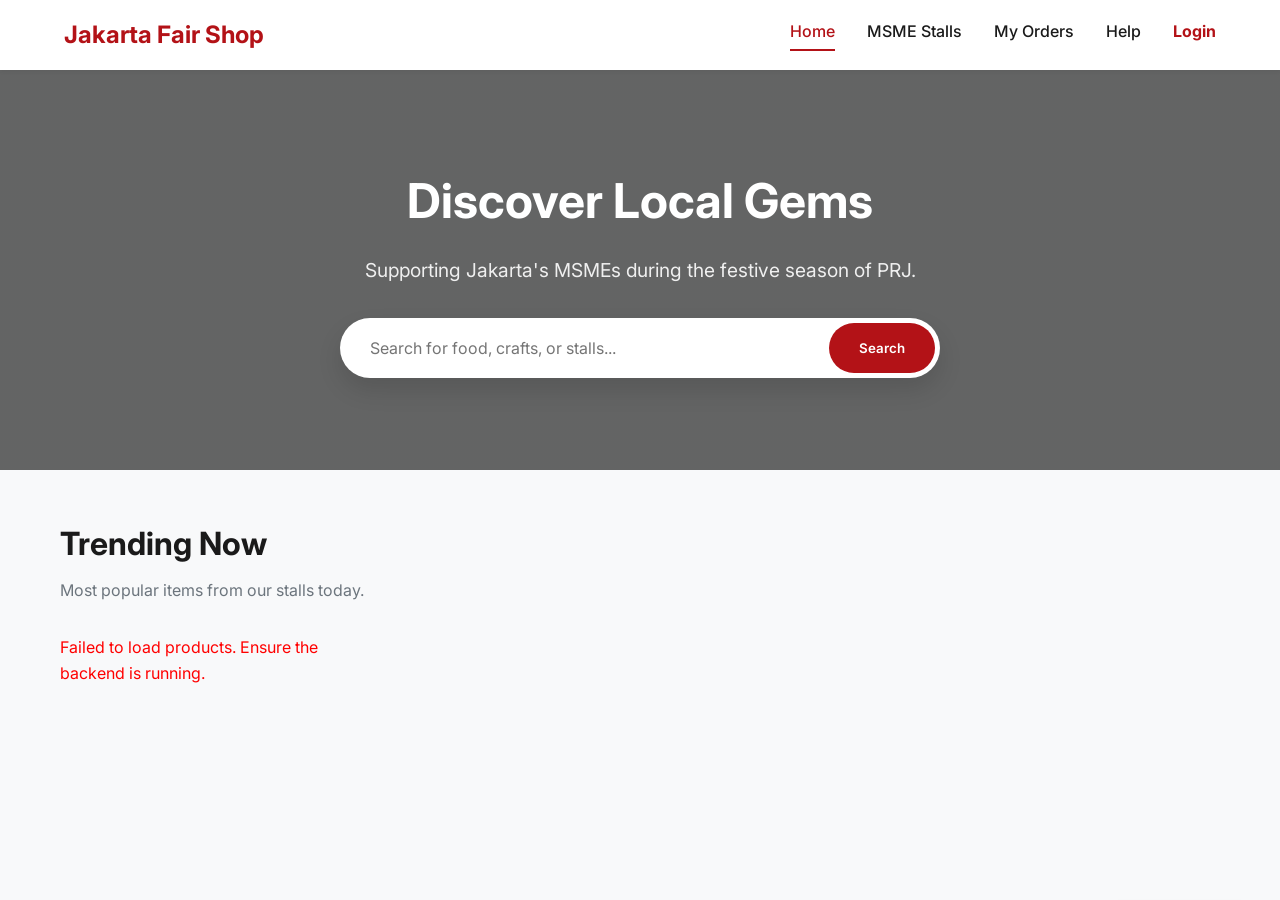
<file: Websource/index.html>
<!DOCTYPE html>
<html lang="en">
<head>
    <meta charset="UTF-8">
    <meta name="viewport" content="width=device-width, initial-scale=1.0">
    <title>Jakarta Fair Shop</title>
    <link rel="stylesheet" href="style.css">
</head>
<body>
    <nav class="navbar">
        <a href="index.html" class="logo">Jakarta Fair Shop</a>
        <div class="nav-links">
            <a href="index.html" class="active">Home</a>
            <a href="stalls.html">MSME Stalls</a>
            <a href="orders.html">My Orders</a>
            <a href="help.html">Help</a>
            <a href="login.html" id="nav-login-btn" style="color: var(--primary-color); font-weight: bold;">Login</a>
        </div>
    </nav>

    <header class="hero">
        <h1>Discover Local Gems</h1>
        <p>Supporting Jakarta's MSMEs during the festive season of PRJ.</p>
        <div class="search-bar">
            <input type="text" placeholder="Search for food, crafts, or stalls...">
            <button>Search</button>
        </div>
    </header>

    <div class="container">
        <h2 class="section-title">Trending Now</h2>
        <p class="section-subtitle">Most popular items from our stalls today.</p>
        
        <div class="product-grid" id="product-list">
            <!-- Products will be injected here via JS -->
            <p>Loading products...</p>
        </div>
    </div>

    <div id="toast" class="toast">Message here</div>

    <script src="app.js"></script>
</body>
</html>
</file>
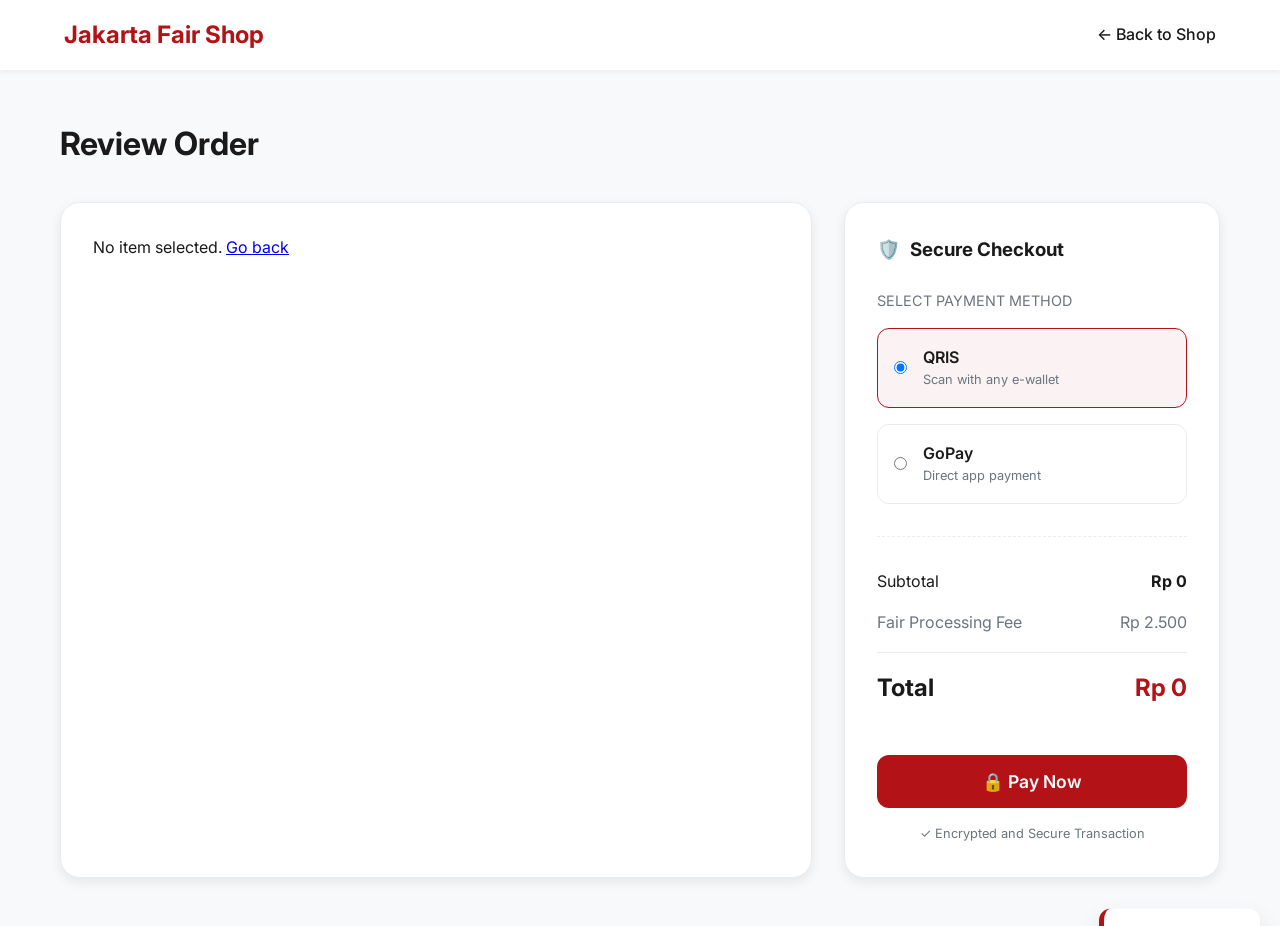
<file: Websource/checkout.html>
<!DOCTYPE html>
<html lang="en">
<head>
    <meta charset="UTF-8">
    <meta name="viewport" content="width=device-width, initial-scale=1.0">
    <title>Review Order - Jakarta Fair Shop</title>
    <link rel="stylesheet" href="style.css">
</head>
<body>
    <nav class="navbar">
        <a href="index.html" class="logo">Jakarta Fair Shop</a>
        <div class="nav-links">
            <a href="index.html">← Back to Shop</a>
        </div>
    </nav>

    <div class="container">
        <h2 class="section-title">Review Order</h2>
        
        <div class="checkout-container">
            <!-- Left col: Item Details -->
            <div class="card" id="order-details">
                <p>Loading your item...</p>
                <!-- Rendered by JS -->
            </div>

            <!-- Right col: Payment -->
            <div class="card">
                <h3 style="margin-bottom: 1.5rem; display: flex; align-items: center; gap: 10px;">
                    <span style="color: var(--primary-color);">🛡️</span> Secure Checkout
                </h3>
                
                <p style="color: var(--text-muted); font-size: 0.9rem; margin-bottom: 1rem;">SELECT PAYMENT METHOD</p>
                
                <div class="payment-method selected">
                    <input type="radio" name="payment" checked>
                    <div>
                        <div style="font-weight: 600;">QRIS</div>
                        <div style="font-size: 0.8rem; color: var(--text-muted);">Scan with any e-wallet</div>
                    </div>
                </div>
                
                <div class="payment-method">
                    <input type="radio" name="payment">
                    <div>
                        <div style="font-weight: 600;">GoPay</div>
                        <div style="font-size: 0.8rem; color: var(--text-muted);">Direct app payment</div>
                    </div>
                </div>

                <hr style="border:none; border-top: 1px dashed var(--border-color); margin: 2rem 0;">

                <div style="display: flex; justify-content: space-between; margin-bottom: 1rem;">
                    <span>Subtotal</span>
                    <strong id="summary-subtotal">Rp 0</strong>
                </div>
                <div style="display: flex; justify-content: space-between; margin-bottom: 1rem; color: var(--text-muted);">
                    <span>Fair Processing Fee</span>
                    <span>Rp 2.500</span>
                </div>
                
                <hr style="border:none; border-top: 1px solid var(--border-color); margin: 1rem 0;">
                
                <div style="display: flex; justify-content: space-between; margin-bottom: 2rem; font-size: 1.5rem; font-weight: 700;">
                    <span>Total</span>
                    <span style="color: var(--primary-color);" id="summary-total">Rp 0</span>
                </div>

                <button class="btn-primary" id="btn-pay" onclick="processPayment()">
                    🔒 Pay Now <span id="btn-pay-amount"></span>
                </button>
                <p style="text-align: center; font-size: 0.8rem; color: var(--text-muted); margin-top: 1rem;">
                    ✓ Encrypted and Secure Transaction
                </p>
            </div>
        </div>
    </div>

    <div id="toast" class="toast">Message here</div>

    <script src="app.js"></script>
    <script>
        // Load data automatically on checkout page
        document.addEventListener('DOMContentLoaded', loadCheckoutData);
    </script>
</body>
</html>
</file>
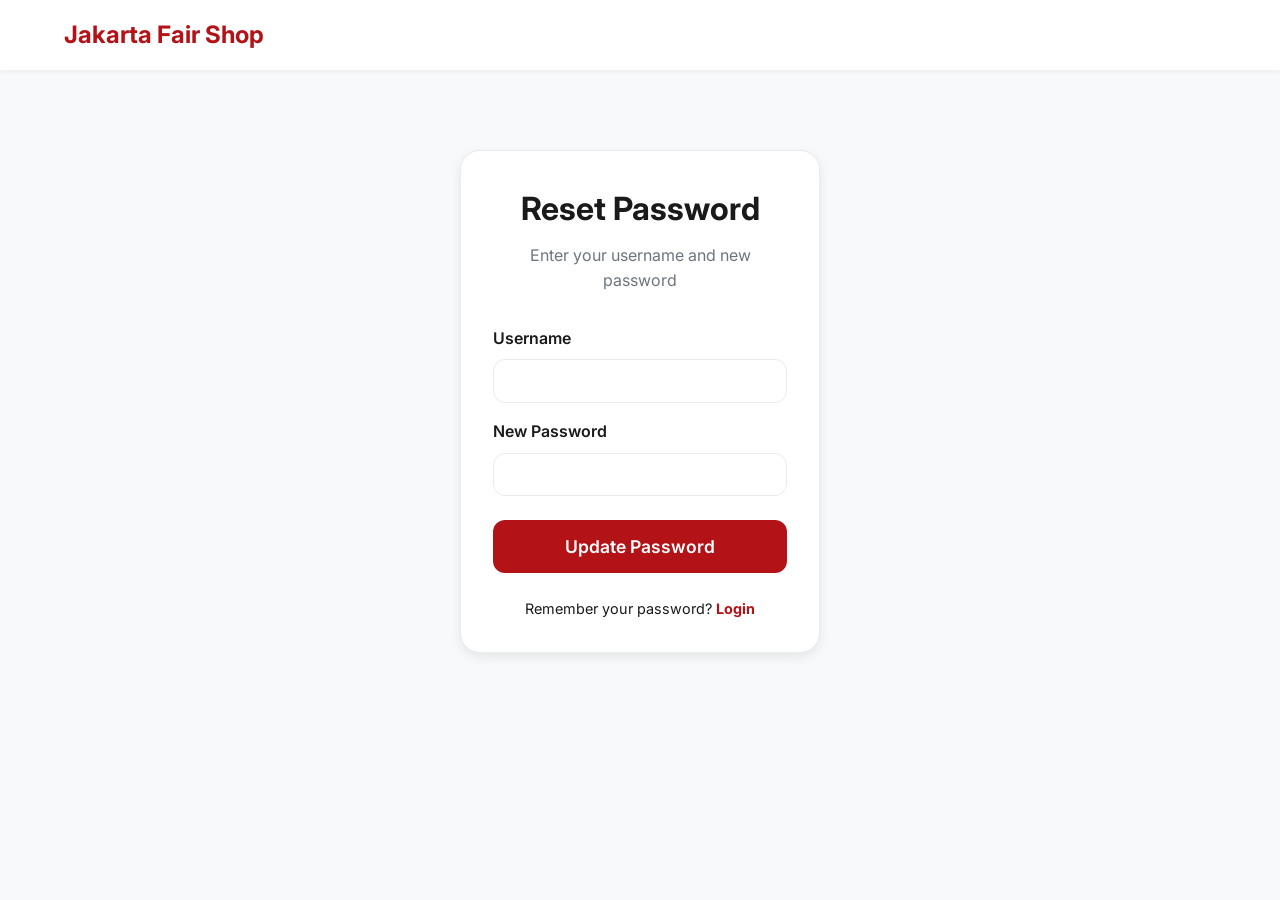
<file: Websource/forgot.html>
<!DOCTYPE html>
<html lang="en">
<head>
    <meta charset="UTF-8">
    <meta name="viewport" content="width=device-width, initial-scale=1.0">
    <title>Forgot Password - Jakarta Fair Shop</title>
    <link rel="stylesheet" href="style.css">
</head>
<body>
    <nav class="navbar">
        <a href="index.html" class="logo">Jakarta Fair Shop</a>
    </nav>
    <div class="container" style="max-width: 400px; margin-top: 5rem;">
        <div class="card">
            <h2 class="section-title" style="text-align: center;">Reset Password</h2>
            <p class="section-subtitle" style="text-align: center;">Enter your username and new password</p>
            <form id="forgot-form" onsubmit="handleForgot(event)">
                <div style="margin-bottom: 1rem;">
                    <label style="font-weight: 600; color: var(--text-main);">Username</label>
                    <input type="text" id="forgot-username" required style="width: 100%; padding: 0.8rem; border: 1px solid var(--border-color); border-radius: var(--radius-md); margin-top: 0.5rem; outline: none;">
                </div>
                <div style="margin-bottom: 1.5rem;">
                    <label style="font-weight: 600; color: var(--text-main);">New Password</label>
                    <input type="password" id="forgot-password" required style="width: 100%; padding: 0.8rem; border: 1px solid var(--border-color); border-radius: var(--radius-md); margin-top: 0.5rem; outline: none;">
                </div>
                <button type="submit" class="btn-primary" style="margin-top: 0;">Update Password</button>
            </form>
            <p style="text-align: center; margin-top: 1.5rem; font-size: 0.9rem;">
                Remember your password? <a href="login.html" style="color: var(--primary-color); font-weight: bold; text-decoration: none;">Login</a>
            </p>
        </div>
    </div>
    <div id="toast" class="toast">Message here</div>
    <script src="app.js"></script>
</body>
</html>
</file>
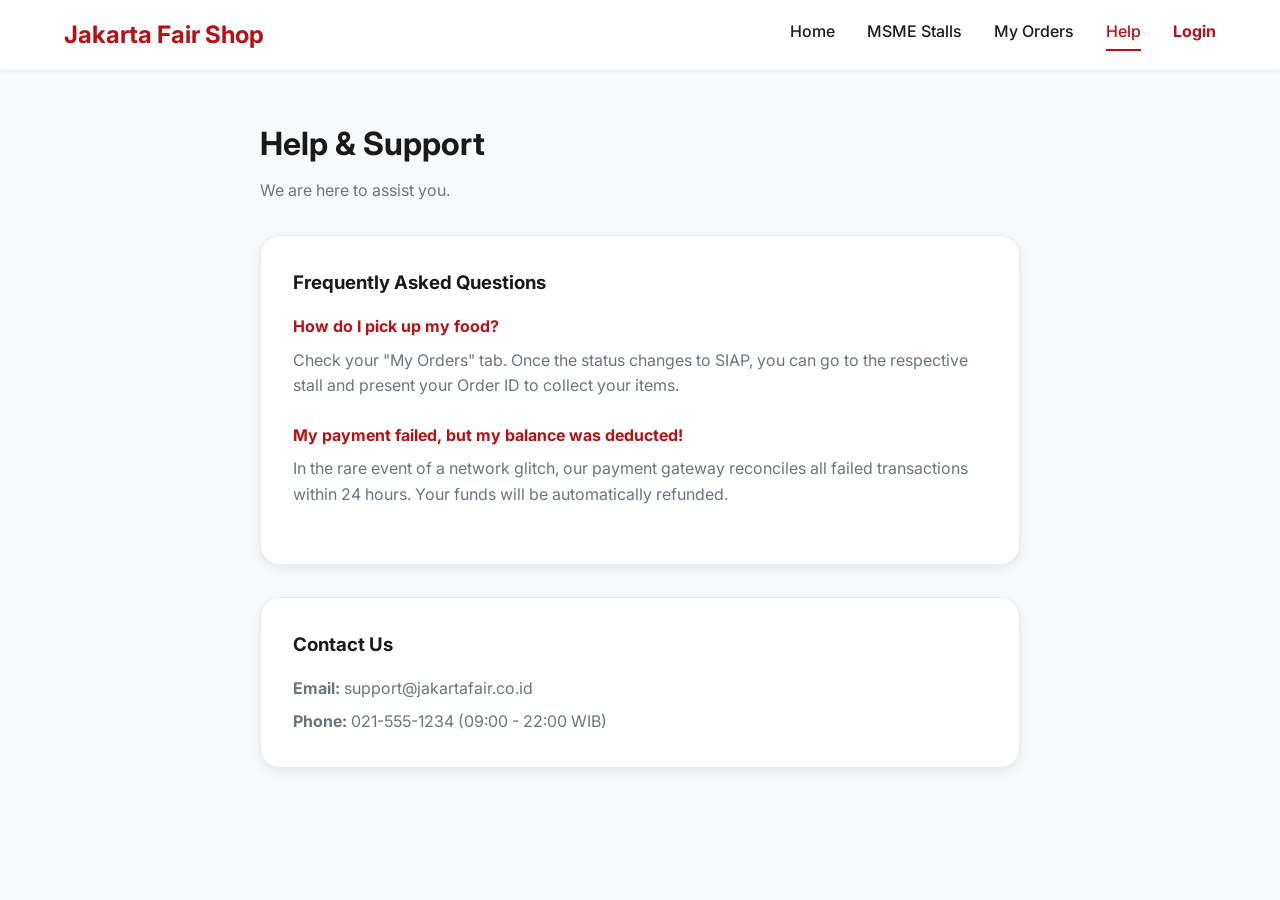
<file: Websource/help.html>
<!DOCTYPE html>
<html lang="en">
<head>
    <meta charset="UTF-8">
    <meta name="viewport" content="width=device-width, initial-scale=1.0">
    <title>Help & Support - Jakarta Fair Shop</title>
    <link rel="stylesheet" href="style.css">
</head>
<body>
    <nav class="navbar">
        <a href="index.html" class="logo">Jakarta Fair Shop</a>
        <div class="nav-links">
            <a href="index.html">Home</a>
            <a href="stalls.html">MSME Stalls</a>
            <a href="orders.html">My Orders</a>
            <a href="help.html" class="active">Help</a>
            <a href="login.html" id="nav-login-btn" style="color: var(--primary-color); font-weight: bold;">Login</a>
        </div>
    </nav>

    <div class="container" style="max-width: 800px; margin-top: 3rem;">
        <h2 class="section-title">Help & Support</h2>
        <p class="section-subtitle">We are here to assist you.</p>
        
        <div class="card" style="margin-bottom: 2rem;">
            <h3 style="margin-bottom: 1rem;">Frequently Asked Questions</h3>
            
            <div style="margin-bottom: 1.5rem;">
                <h4 style="margin-bottom: 0.5rem; color: var(--primary-color);">How do I pick up my food?</h4>
                <p style="color: var(--text-muted);">Check your "My Orders" tab. Once the status changes to SIAP, you can go to the respective stall and present your Order ID to collect your items.</p>
            </div>
            
            <div style="margin-bottom: 1.5rem;">
                <h4 style="margin-bottom: 0.5rem; color: var(--primary-color);">My payment failed, but my balance was deducted!</h4>
                <p style="color: var(--text-muted);">In the rare event of a network glitch, our payment gateway reconciles all failed transactions within 24 hours. Your funds will be automatically refunded.</p>
            </div>
        </div>

        <div class="card">
            <h3 style="margin-bottom: 1rem;">Contact Us</h3>
            <p style="color: var(--text-muted); margin-bottom: 0.5rem;"><strong>Email:</strong> support@jakartafair.co.id</p>
            <p style="color: var(--text-muted);"><strong>Phone:</strong> 021-555-1234 (09:00 - 22:00 WIB)</p>
        </div>
    </div>
</body>
</html>
</file>
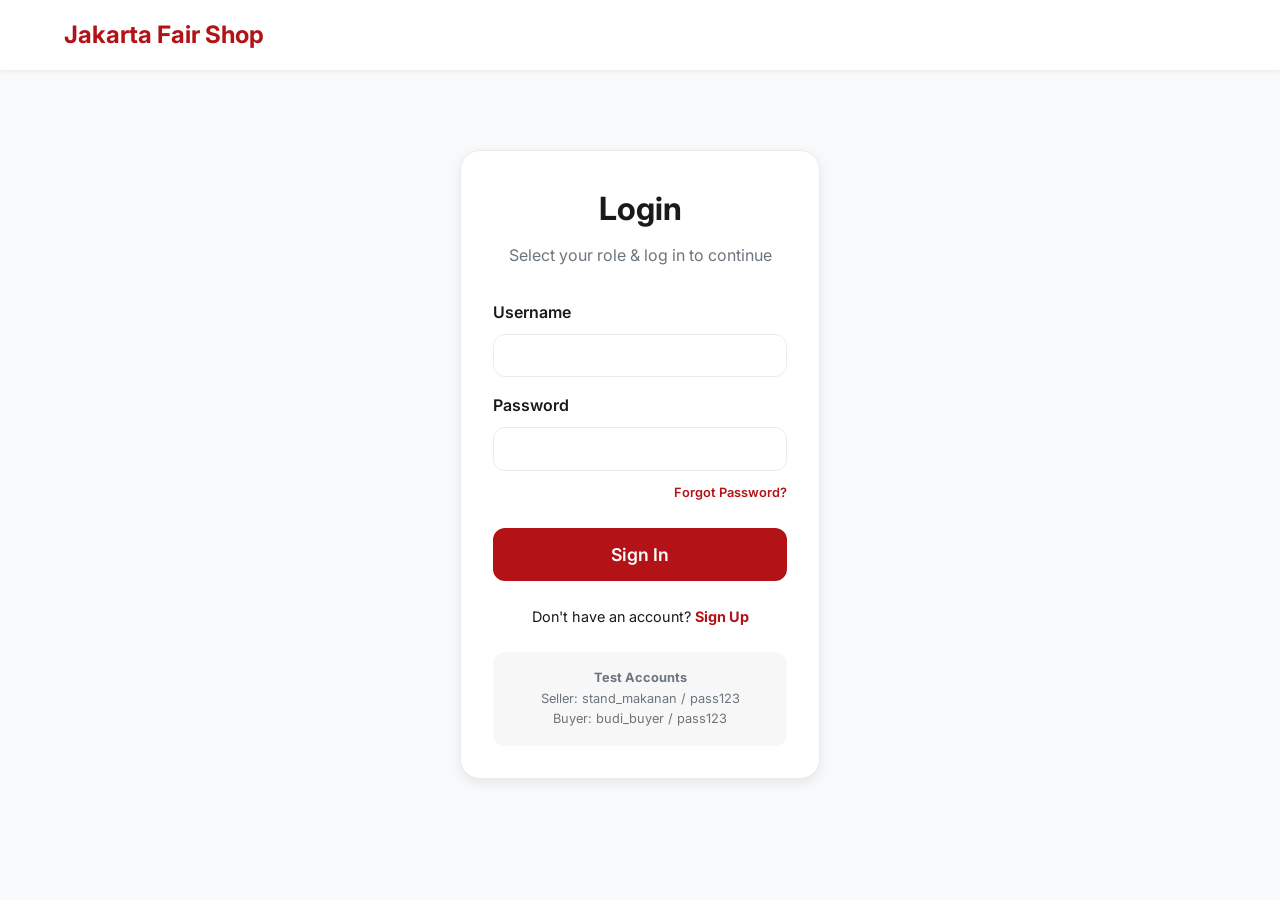
<file: Websource/login.html>
<!DOCTYPE html>
<html lang="en">
<head>
    <meta charset="UTF-8">
    <meta name="viewport" content="width=device-width, initial-scale=1.0">
    <title>Login - Jakarta Fair Shop</title>
    <link rel="stylesheet" href="style.css">
</head>
<body>
    <nav class="navbar">
        <a href="index.html" class="logo">Jakarta Fair Shop</a>
    </nav>
    <div class="container" style="max-width: 400px; margin-top: 5rem;">
        <div class="card">
            <h2 class="section-title" style="text-align: center;">Login</h2>
            <p class="section-subtitle" style="text-align: center;">Select your role & log in to continue</p>
            <form id="login-form" onsubmit="handleLogin(event)">
                <div style="margin-bottom: 1rem;">
                    <label style="font-weight: 600; color: var(--text-main);">Username</label>
                    <input type="text" id="username" required style="width: 100%; padding: 0.8rem; border: 1px solid var(--border-color); border-radius: var(--radius-md); margin-top: 0.5rem; outline: none;">
                </div>
                <div style="margin-bottom: 1.5rem;">
                    <label style="font-weight: 600; color: var(--text-main);">Password</label>
                    <input type="password" id="password" required style="width: 100%; padding: 0.8rem; border: 1px solid var(--border-color); border-radius: var(--radius-md); margin-top: 0.5rem; outline: none;">
                    <div style="text-align: right; margin-top: 0.5rem;">
                        <a href="forgot.html" style="font-size: 0.8rem; color: var(--primary-color); text-decoration: none; font-weight: 600;">Forgot Password?</a>
                    </div>
                </div>
                <button type="submit" class="btn-primary" style="margin-top: 0;">Sign In</button>
            </form>
            <p style="text-align: center; margin-top: 1.5rem; font-size: 0.9rem;">
                Don't have an account? <a href="register.html" style="color: var(--primary-color); font-weight: bold; text-decoration: none;">Sign Up</a>
            </p>
            <div style="text-align: center; margin-top: 1.5rem; font-size: 0.8rem; color: var(--text-muted); background: rgba(0,0,0,0.03); padding: 1rem; border-radius: var(--radius-md);">
                <strong>Test Accounts</strong><br>
                Seller: <code>stand_makanan</code> / <code>pass123</code><br>
                Buyer: <code>budi_buyer</code> / <code>pass123</code>
            </div>
        </div>
    </div>
    <div id="toast" class="toast">Message here</div>
    <script src="app.js"></script>
</body>
</html>
</file>
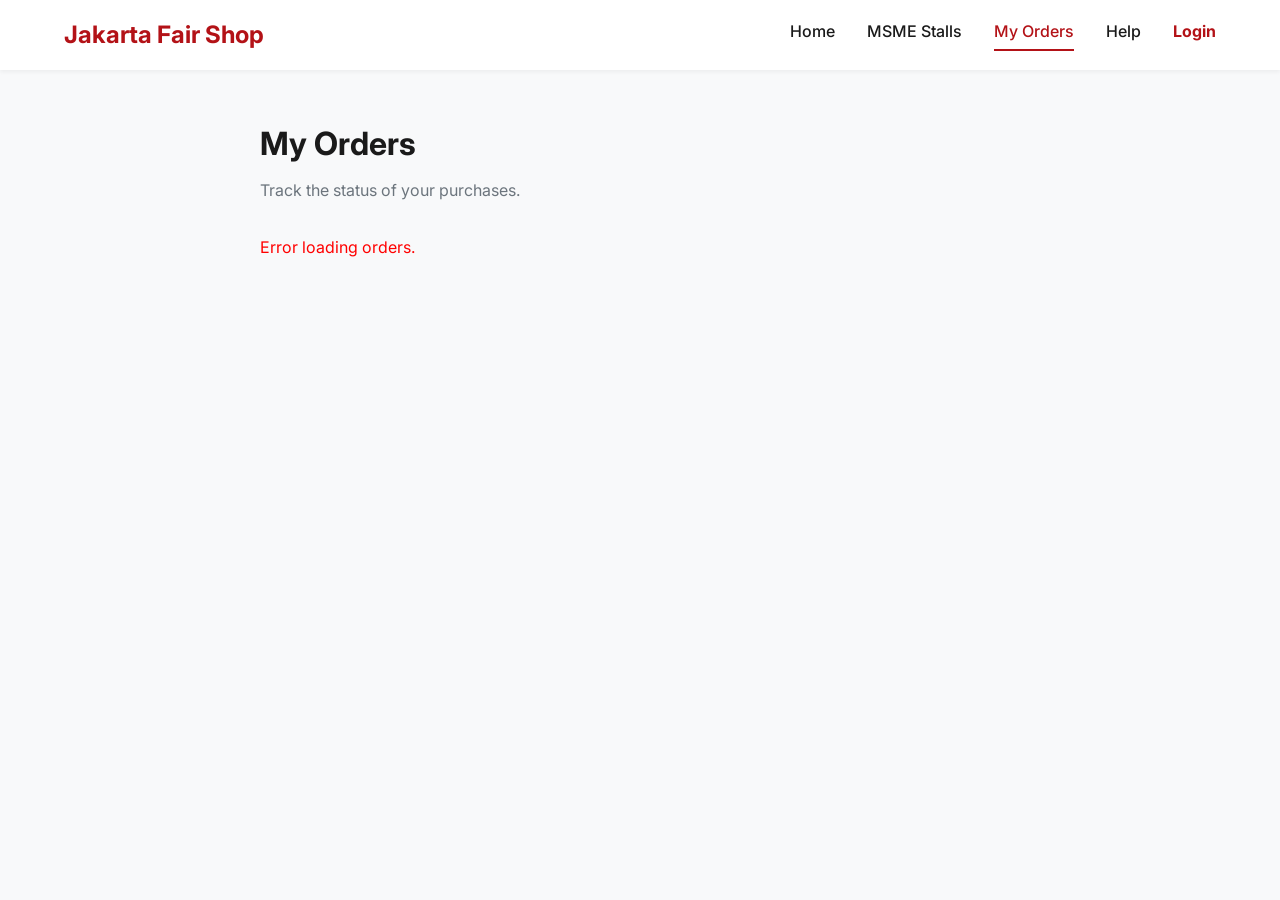
<file: Websource/orders.html>
<!DOCTYPE html>
<html lang="en">
<head>
    <meta charset="UTF-8">
    <meta name="viewport" content="width=device-width, initial-scale=1.0">
    <title>My Orders - Jakarta Fair Shop</title>
    <link rel="stylesheet" href="style.css">
</head>
<body>
    <nav class="navbar">
        <a href="index.html" class="logo">Jakarta Fair Shop</a>
        <div class="nav-links">
            <a href="index.html">Home</a>
            <a href="stalls.html">MSME Stalls</a>
            <a href="orders.html" class="active">My Orders</a>
            <a href="help.html">Help</a>
            <a href="login.html" id="nav-login-btn" style="color: var(--primary-color); font-weight: bold;">Login</a>
        </div>
    </nav>

    <div class="container" style="max-width: 800px; margin-top: 3rem;">
        <h2 class="section-title">My Orders</h2>
        <p class="section-subtitle">Track the status of your purchases.</p>
        
        <div id="order-list">
            <p>Loading your orders...</p>
        </div>
    </div>

    <script src="app.js"></script>
</body>
</html>
</file>
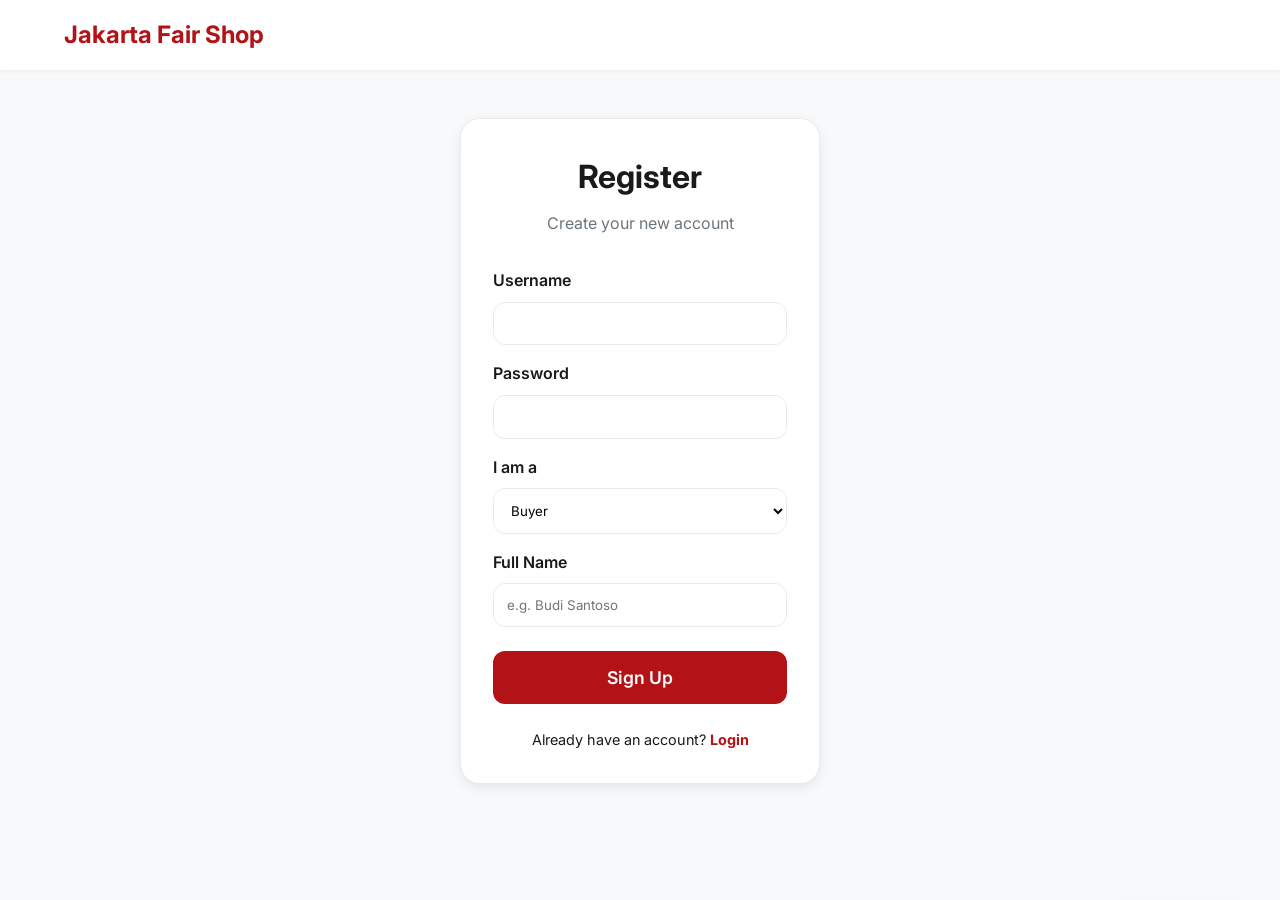
<file: Websource/register.html>
<!DOCTYPE html>
<html lang="en">
<head>
    <meta charset="UTF-8">
    <meta name="viewport" content="width=device-width, initial-scale=1.0">
    <title>Register - Jakarta Fair Shop</title>
    <link rel="stylesheet" href="style.css">
</head>
<body>
    <nav class="navbar">
        <a href="index.html" class="logo">Jakarta Fair Shop</a>
    </nav>
    <div class="container" style="max-width: 400px; margin-top: 3rem;">
        <div class="card">
            <h2 class="section-title" style="text-align: center;">Register</h2>
            <p class="section-subtitle" style="text-align: center;">Create your new account</p>
            <form id="register-form" onsubmit="handleRegister(event)">
                <div style="margin-bottom: 1rem;">
                    <label style="font-weight: 600; color: var(--text-main);">Username</label>
                    <input type="text" id="reg-username" required style="width: 100%; padding: 0.8rem; border: 1px solid var(--border-color); border-radius: var(--radius-md); margin-top: 0.5rem; outline: none;">
                </div>
                <div style="margin-bottom: 1rem;">
                    <label style="font-weight: 600; color: var(--text-main);">Password</label>
                    <input type="password" id="reg-password" required style="width: 100%; padding: 0.8rem; border: 1px solid var(--border-color); border-radius: var(--radius-md); margin-top: 0.5rem; outline: none;">
                </div>
                <div style="margin-bottom: 1rem;">
                    <label style="font-weight: 600; color: var(--text-main);">I am a</label>
                    <select id="reg-role" onchange="toggleNameLabel()" required style="width: 100%; padding: 0.8rem; border: 1px solid var(--border-color); border-radius: var(--radius-md); margin-top: 0.5rem; outline: none; background: white;">
                        <option value="buyer">Buyer</option>
                        <option value="seller">Seller</option>
                    </select>
                </div>
                <div style="margin-bottom: 1.5rem;">
                    <label id="reg-name-label" style="font-weight: 600; color: var(--text-main);">Full Name</label>
                    <input type="text" id="reg-name" required placeholder="e.g. Budi Santoso" style="width: 100%; padding: 0.8rem; border: 1px solid var(--border-color); border-radius: var(--radius-md); margin-top: 0.5rem; outline: none;">
                </div>
                <button type="submit" class="btn-primary" style="margin-top: 0;">Sign Up</button>
            </form>
            <p style="text-align: center; margin-top: 1.5rem; font-size: 0.9rem;">
                Already have an account? <a href="login.html" style="color: var(--primary-color); font-weight: bold; text-decoration: none;">Login</a>
            </p>
        </div>
    </div>
    <div id="toast" class="toast">Message here</div>
    <script src="app.js"></script>
    <script>
        function toggleNameLabel() {
            const role = document.getElementById('reg-role').value;
            const label = document.getElementById('reg-name-label');
            const input = document.getElementById('reg-name');
            if(role === 'seller') {
                label.textContent = 'Stand Name';
                input.placeholder = 'e.g. Kedai Kopi Enak';
            } else {
                label.textContent = 'Full Name';
                input.placeholder = 'e.g. Budi Santoso';
            }
        }
    </script>
</body>
</html>
</file>
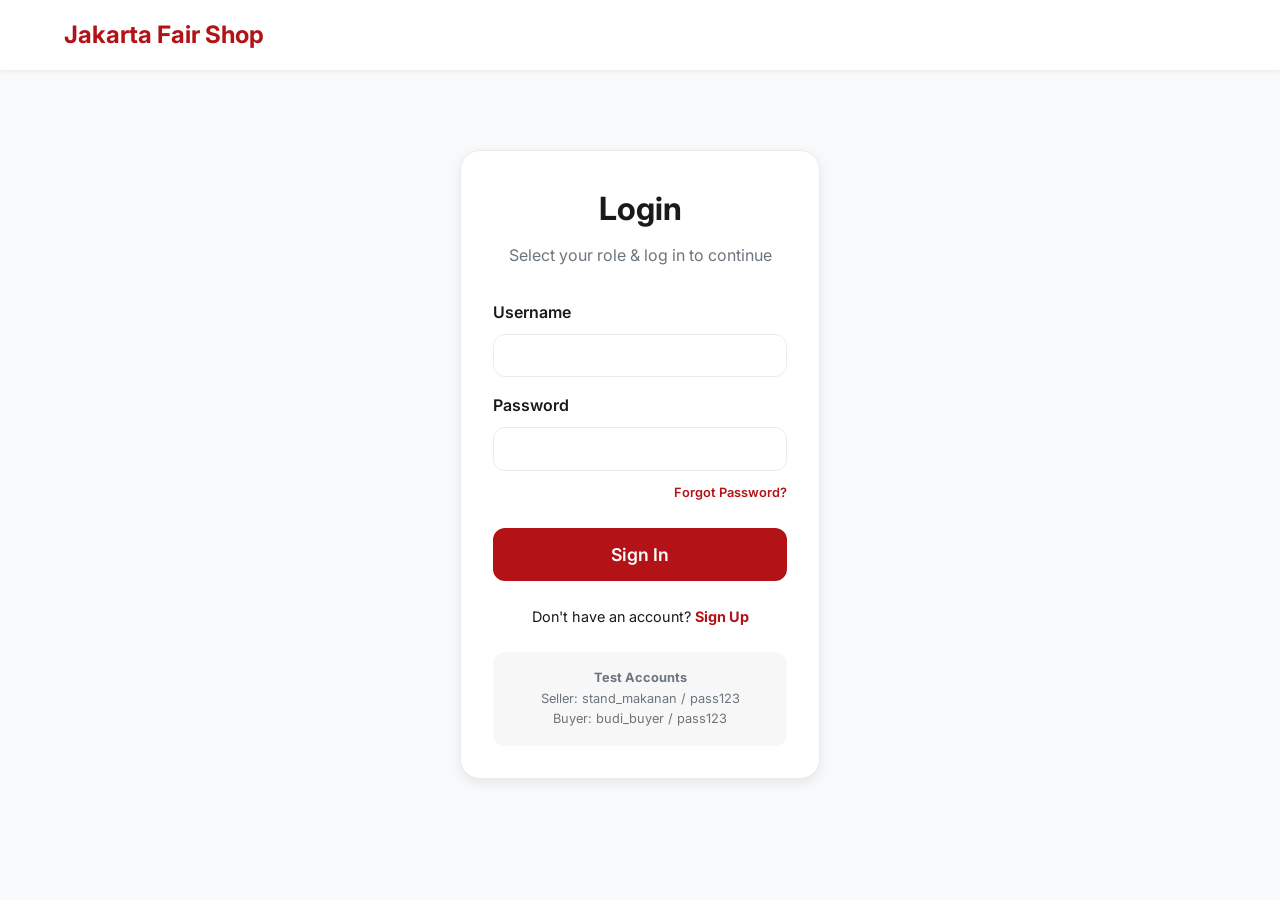
<file: Websource/seller_dashboard.html>
<!DOCTYPE html>
<html lang="en">
<head>
    <meta charset="UTF-8">
    <meta name="viewport" content="width=device-width, initial-scale=1.0">
    <title>Seller Dashboard - Jakarta Fair Shop</title>
    <link rel="stylesheet" href="style.css">
</head>
<body>
    <nav class="navbar">
        <a href="seller_dashboard.html" class="logo">Seller Portal</a>
        <div class="nav-links">
            <a href="#" onclick="logout()">Logout</a>
        </div>
    </nav>
    <div class="container" style="max-width: 1000px; margin-top: 2rem;">
        <div id="seller-header" style="display: flex; justify-content: space-between; align-items: center; margin-bottom: 2rem;">
            <div>
                <h2 class="section-title">Welcome, <span id="seller-name">Seller</span></h2>
                <p id="seller-status" style="color: var(--text-muted);">Verification Status: Checking...</p>
            </div>
        </div>

        <!-- Verification Section -->
        <div id="verification-panel" class="card" style="display: none; margin-bottom: 2rem; border: 2px dashed var(--primary-color);">
            <h3 style="color: var(--primary-color); margin-bottom: 0.5rem;">Account Verification Required</h3>
            <p style="margin-bottom: 1rem; color: var(--text-muted);">To protect the Jakarta Fair marketplace from spam, please solve this captcha to verify your MSME seller account.</p>
            <form onsubmit="handleVerification(event)" style="display: flex; align-items: center; gap: 10px;">
                <label style="font-weight: 600;">What is <span id="captcha-q" style="font-size: 1.2rem; color: var(--primary-color);"></span> ?</label>
                <input type="number" id="captcha-a" required style="padding: 0.5rem; width: 80px; border: 1px solid var(--border-color); border-radius: var(--radius-md);">
                <button type="submit" class="btn-primary" style="padding: 0.5rem 1.5rem; width: auto; margin-top: 0;">Verify Now</button>
            </form>
        </div>

        <div class="checkout-container" id="dashboard-content">
            <!-- Menu Management (Pasang Menu & Harga) -->
            <div class="card" style="align-self: start;">
                <h3 style="margin-bottom: 1rem; color: var(--primary-color);">Pasang Menu & Harga</h3>
                <form id="add-product-form" onsubmit="handleAddProduct(event)">
                    <div style="margin-bottom: 1rem;">
                        <label style="font-size: 0.9rem; font-weight: 600;">Product Name</label>
                        <input type="text" id="prod-name" required style="width: 100%; padding: 0.8rem; border: 1px solid var(--border-color); border-radius: var(--radius-md); margin-top: 0.3rem;">
                    </div>
                    <div style="margin-bottom: 1rem;">
                        <label style="font-size: 0.9rem; font-weight: 600;">Price (Rp)</label>
                        <input type="number" id="prod-price" required style="width: 100%; padding: 0.8rem; border: 1px solid var(--border-color); border-radius: var(--radius-md); margin-top: 0.3rem;">
                    </div>
                    <div style="margin-bottom: 1rem;">
                        <label style="font-size: 0.9rem; font-weight: 600;">Stock Quantity</label>
                        <input type="number" id="prod-stock" required style="width: 100%; padding: 0.8rem; border: 1px solid var(--border-color); border-radius: var(--radius-md); margin-top: 0.3rem;">
                    </div>
                    <button type="submit" class="btn-primary" style="margin-top: 0;">Add Product</button>
                </form>
            </div>

            <!-- Orders Management (Memproses Pesanan) -->
            <div class="card">
                <h3 style="margin-bottom: 1rem;">Incoming Orders</h3>
                <div id="seller-orders">
                    <p>Loading orders...</p>
                </div>
            </div>
        </div>

        <!-- My Products Section -->
        <div class="card" id="my-products-panel" style="margin-top: 2rem; display: none;">
            <h3 style="margin-bottom: 1rem;">My Products (Manage Stock)</h3>
            <div id="seller-products">
                <p>Loading products...</p>
            </div>
        </div>
    </div>
    <div id="toast" class="toast">Message here</div>
    <script src="app.js"></script>
    <script>
        document.addEventListener('DOMContentLoaded', initSellerDashboard);
    </script>
</body>
</html>
</file>
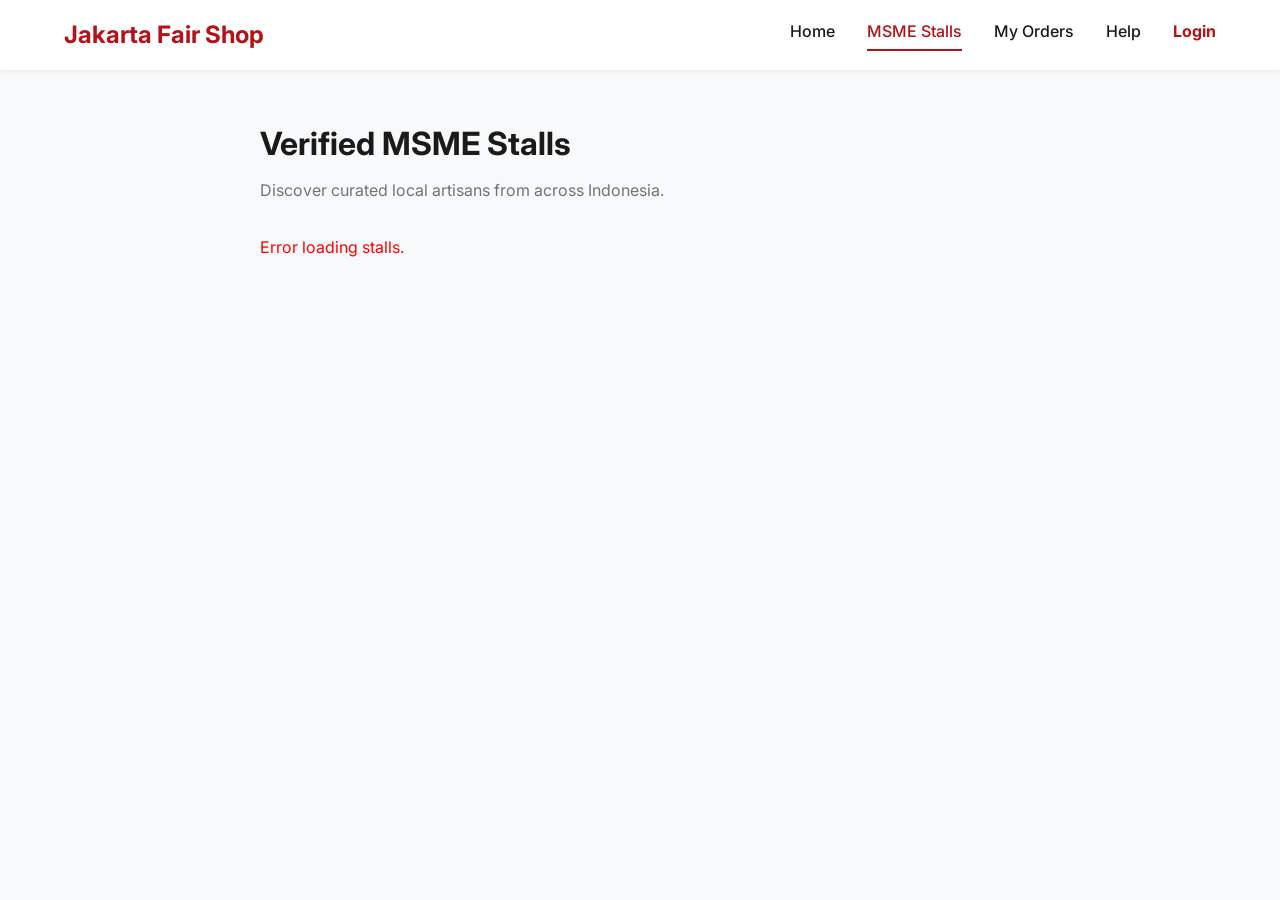
<file: Websource/stalls.html>
<!DOCTYPE html>
<html lang="en">
<head>
    <meta charset="UTF-8">
    <meta name="viewport" content="width=device-width, initial-scale=1.0">
    <title>MSME Stalls - Jakarta Fair Shop</title>
    <link rel="stylesheet" href="style.css">
</head>
<body>
    <nav class="navbar">
        <a href="index.html" class="logo">Jakarta Fair Shop</a>
        <div class="nav-links">
            <a href="index.html">Home</a>
            <a href="stalls.html" class="active">MSME Stalls</a>
            <a href="orders.html">My Orders</a>
            <a href="help.html">Help</a>
            <a href="login.html" id="nav-login-btn" style="color: var(--primary-color); font-weight: bold;">Login</a>
        </div>
    </nav>

    <div class="container" style="max-width: 800px; margin-top: 3rem;">
        <h2 class="section-title">Verified MSME Stalls</h2>
        <p class="section-subtitle">Discover curated local artisans from across Indonesia.</p>
        
        <div id="stall-list">
            <p>Loading stalls...</p>
        </div>
    </div>

    <script src="app.js"></script>
</body>
</html>
</file>
<file: Websource/style.css>
@import url('https://fonts.googleapis.com/css2?family=Inter:wght@300;400;500;600;700&display=swap');

:root {
    --primary-color: #b31217;
    --primary-hover: #8f0e12;
    --bg-color: #f8f9fa;
    --surface-color: #ffffff;
    --text-main: #1a1a1a;
    --text-muted: #6c757d;
    --border-color: #e9ecef;
    --success-color: #28a745;
    --shadow-sm: 0 2px 4px rgba(0,0,0,0.05);
    --shadow-md: 0 4px 12px rgba(0,0,0,0.08);
    --shadow-lg: 0 12px 24px rgba(0,0,0,0.12);
    --radius-md: 12px;
    --radius-lg: 20px;
}

* {
    margin: 0;
    padding: 0;
    box-sizing: border-box;
    font-family: 'Inter', sans-serif;
}

body {
    background-color: var(--bg-color);
    color: var(--text-main);
    line-height: 1.6;
}

/* Navbar */
.navbar {
    background: rgba(255, 255, 255, 0.95);
    backdrop-filter: blur(10px);
    padding: 1rem 5%;
    display: flex;
    justify-content: space-between;
    align-items: center;
    position: sticky;
    top: 0;
    z-index: 1000;
    box-shadow: var(--shadow-sm);
}

.logo {
    font-size: 1.5rem;
    font-weight: 700;
    color: var(--primary-color);
    text-decoration: none;
}

.nav-links {
    display: flex;
    gap: 2rem;
}

.nav-links a {
    text-decoration: none;
    color: var(--text-main);
    font-weight: 500;
    transition: color 0.3s ease;
}

.nav-links a:hover, .nav-links a.active {
    color: var(--primary-color);
}

.nav-links a.active {
    border-bottom: 2px solid var(--primary-color);
    padding-bottom: 0.3rem;
}

/* Hero Section */
.hero {
    height: 400px;
    background: linear-gradient(rgba(0,0,0,0.6), rgba(0,0,0,0.6)), url('https://images.unsplash.com/photo-1514525253161-7a46d19cd819?ixlib=rb-4.0.3&auto=format&fit=crop&w=1920&q=80') center/cover;
    display: flex;
    flex-direction: column;
    justify-content: center;
    align-items: center;
    color: white;
    text-align: center;
    padding: 0 20px;
}

.hero h1 {
    font-size: 3rem;
    margin-bottom: 1rem;
    font-weight: 700;
}

.hero p {
    font-size: 1.2rem;
    margin-bottom: 2rem;
    opacity: 0.9;
}

.search-bar {
    display: flex;
    width: 100%;
    max-width: 600px;
    background: white;
    border-radius: 50px;
    padding: 5px;
    box-shadow: var(--shadow-lg);
}

.search-bar input {
    flex: 1;
    border: none;
    padding: 15px 25px;
    border-radius: 50px;
    font-size: 1rem;
    outline: none;
}

.search-bar button {
    background: var(--primary-color);
    color: white;
    border: none;
    padding: 10px 30px;
    border-radius: 50px;
    cursor: pointer;
    font-weight: 600;
    transition: background 0.3s;
}

.search-bar button:hover {
    background: var(--primary-hover);
}

/* Main Container */
.container {
    max-width: 1200px;
    margin: 3rem auto;
    padding: 0 20px;
}

/* Section Titles */
.section-title {
    font-size: 2rem;
    margin-bottom: 0.5rem;
    font-weight: 700;
}

.section-subtitle {
    color: var(--text-muted);
    margin-bottom: 2rem;
}

/* Product Grid */
.product-grid {
    display: grid;
    grid-template-columns: repeat(auto-fill, minmax(250px, 1fr));
    gap: 2rem;
}

.product-card {
    background: var(--surface-color);
    border-radius: var(--radius-lg);
    overflow: hidden;
    box-shadow: var(--shadow-sm);
    transition: transform 0.3s ease, box-shadow 0.3s ease;
    border: 1px solid var(--border-color);
    display: flex;
    flex-direction: column;
}

.product-card:hover {
    transform: translateY(-5px);
    box-shadow: var(--shadow-lg);
}

.product-img {
    height: 200px;
    background: #eee;
    background-size: cover;
    background-position: center;
    position: relative;
}

.product-badge {
    position: absolute;
    top: 10px;
    right: 10px;
    background: rgba(0,0,0,0.6);
    color: white;
    padding: 4px 10px;
    border-radius: 20px;
    font-size: 0.8rem;
    backdrop-filter: blur(4px);
}

.product-info {
    padding: 1.5rem;
    flex: 1;
    display: flex;
    flex-direction: column;
}

.product-title {
    font-size: 1.2rem;
    font-weight: 600;
    margin-bottom: 0.5rem;
}

.product-seller {
    color: var(--text-muted);
    font-size: 0.9rem;
    margin-bottom: 1rem;
}

.product-price-row {
    display: flex;
    justify-content: space-between;
    align-items: center;
    margin-top: auto;
}

.product-price {
    font-size: 1.3rem;
    font-weight: 700;
    color: var(--primary-color);
}

.btn-add {
    background: white;
    color: var(--primary-color);
    border: 1px solid var(--primary-color);
    width: 40px;
    height: 40px;
    border-radius: 50%;
    font-size: 1.5rem;
    cursor: pointer;
    display: flex;
    align-items: center;
    justify-content: center;
    transition: all 0.3s;
}

.btn-add:hover {
    background: var(--primary-color);
    color: white;
}

.btn-add:disabled {
    background: #ccc;
    border-color: #ccc;
    color: white;
    cursor: not-allowed;
}

/* Checkout Page Styles */
.checkout-container {
    display: grid;
    grid-template-columns: 2fr 1fr;
    gap: 2rem;
    margin-top: 2rem;
}

.card {
    background: var(--surface-color);
    border-radius: var(--radius-lg);
    padding: 2rem;
    box-shadow: var(--shadow-md);
    border: 1px solid var(--border-color);
}

.order-item {
    display: flex;
    gap: 1.5rem;
    padding: 1.5rem 0;
    border-bottom: 1px solid var(--border-color);
}

.order-item-img {
    width: 100px;
    height: 100px;
    border-radius: var(--radius-md);
    background: #eee;
    background-size: cover;
    background-position: center;
}

.order-item-details {
    flex: 1;
}

.order-item-title {
    font-size: 1.2rem;
    font-weight: 600;
}

.order-item-price {
    font-size: 1.2rem;
    font-weight: 700;
    color: var(--primary-color);
}

.payment-method {
    border: 1px solid var(--border-color);
    padding: 1rem;
    border-radius: var(--radius-md);
    margin-bottom: 1rem;
    display: flex;
    align-items: center;
    gap: 1rem;
    cursor: pointer;
    transition: all 0.3s;
}

.payment-method:hover, .payment-method.selected {
    border-color: var(--primary-color);
    background: rgba(179, 18, 23, 0.05);
}

.btn-primary {
    background: var(--primary-color);
    color: white;
    border: none;
    padding: 1rem;
    width: 100%;
    border-radius: var(--radius-md);
    font-size: 1.1rem;
    font-weight: 600;
    cursor: pointer;
    transition: background 0.3s;
    margin-top: 1rem;
}

.btn-primary:hover {
    background: var(--primary-hover);
}

/* Success Page */
.success-card {
    text-align: center;
    max-width: 600px;
    margin: 5rem auto;
}

.success-icon {
    width: 80px;
    height: 80px;
    background: var(--success-color);
    color: white;
    border-radius: 50%;
    display: flex;
    align-items: center;
    justify-content: center;
    font-size: 2.5rem;
    margin: 0 auto 1.5rem;
}

.qr-placeholder {
    width: 250px;
    height: 250px;
    margin: 2rem auto;
    border: 2px dashed var(--primary-color);
    border-radius: var(--radius-md);
    display: flex;
    align-items: center;
    justify-content: center;
    background: rgba(179, 18, 23, 0.05);
}

/* Loading & Toast */
.toast {
    position: fixed;
    bottom: 20px;
    right: 20px;
    background: var(--surface-color);
    color: var(--text-main);
    padding: 1rem 1.5rem;
    border-radius: var(--radius-md);
    box-shadow: var(--shadow-lg);
    border-left: 5px solid var(--primary-color);
    transform: translateY(150%);
    transition: transform 0.3s cubic-bezier(0.68, -0.55, 0.265, 1.55);
    z-index: 9999;
    font-weight: 500;
}

.toast.show {
    transform: translateY(0);
}

.toast.success { border-left-color: var(--success-color); }
.toast.error { border-left-color: var(--primary-color); }

/* Responsive */
@media (max-width: 768px) {
    .checkout-container {
        grid-template-columns: 1fr;
    }
    .hero h1 { font-size: 2rem; }
    .nav-links { display: none; } /* Simplified for mobile MVP */
}
</file>
